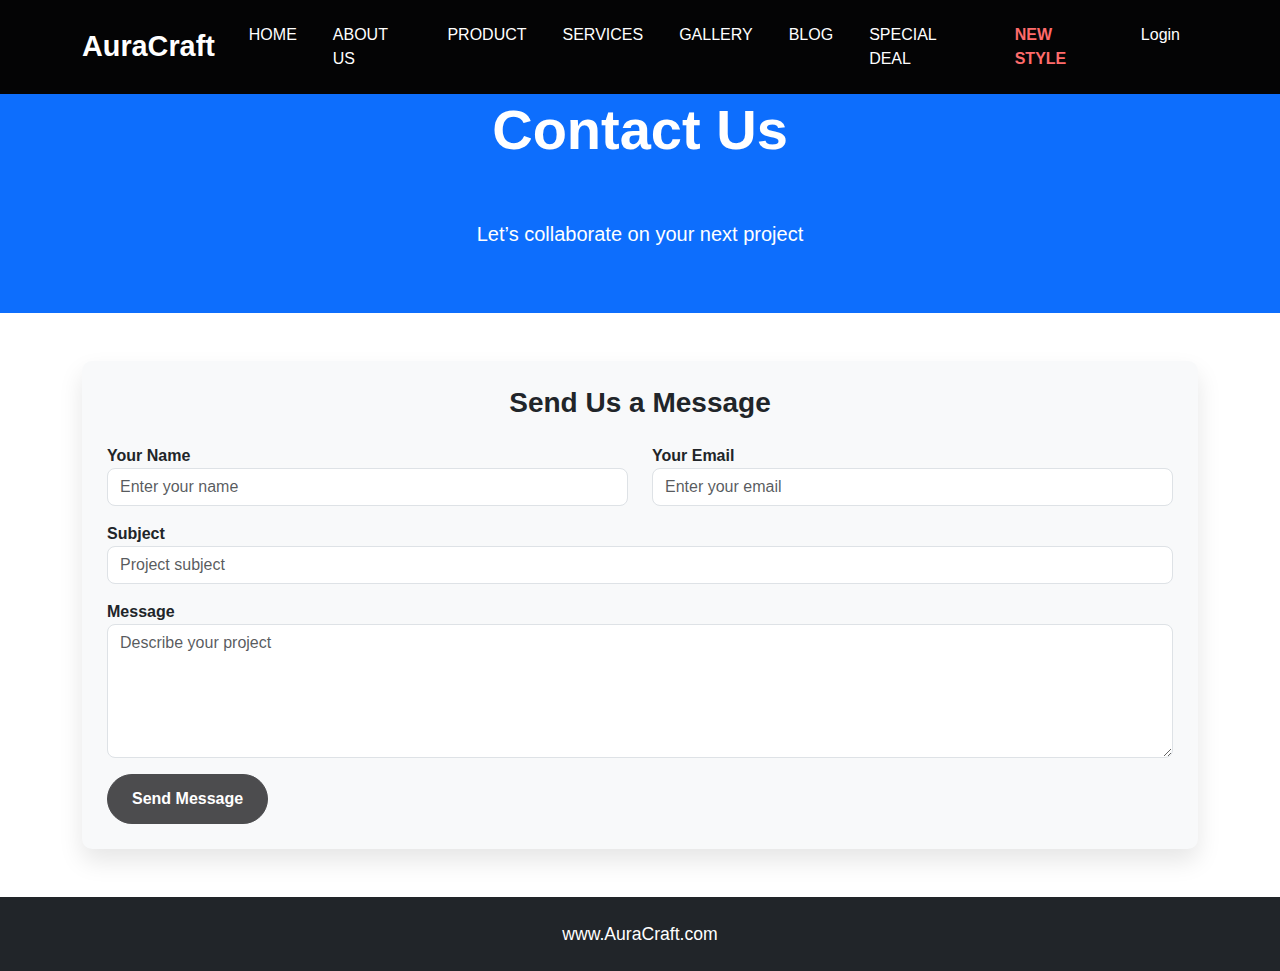
<file: contact.html>
<!DOCTYPE html>
<html lang="en">
<head>
    <meta charset="UTF-8">
    <meta name="viewport" content="width=device-width, initial-scale=1.0">
    <title>Contact - AuraCraft</title>

    <link href="https://cdn.jsdelivr.net/npm/bootstrap@5.3.0/dist/css/bootstrap.min.css" rel="stylesheet">
    <link rel="stylesheet" href="https://cdnjs.cloudflare.com/ajax/libs/font-awesome/6.4.0/css/all.min.css">
    <link rel="stylesheet" href="styles.css">

    <style>
        .contact-card {
            border-radius: 10px;
            padding: 25px;
            background: #f8f9fa;
            box-shadow: 0px 12px 25px rgba(0,0,0,0.1);
        }
        input, textarea {
            border-radius: 8px !important;
        }
    </style>
</head>

<body>

<!-- Navigation -->
<nav class="navbar navbar-expand-lg navbar-dark fixed-top">
    <div class="container">
        <a class="navbar-brand" href="Adam.html">AuraCraft</a>
        <button class="navbar-toggler" data-bs-toggle="collapse" data-bs-target="#navbarNav">
            <span class="navbar-toggler-icon"></span>
        </button>

        <div class="collapse navbar-collapse" id="navbarNav">
            <ul class="navbar-nav ms-auto">
                <li class="nav-item"><a class="nav-link" href="Adam.html">HOME</a></li>
                <li class="nav-item"><a class="nav-link" href="about.html">ABOUT US</a></li>
                <li class="nav-item"><a class="nav-link" href="product.html">PRODUCT</a></li>
                <li class="nav-item"><a class="nav-link" href="services.html">SERVICES</a></li>
                <li class="nav-item"><a class="nav-link" href="gallery.html">GALLERY</a></li>
                <li class="nav-item"><a class="nav-link" href="blog.html">BLOG</a></li>
                <li class="nav-item"><a class="nav-link" href="deal.html">SPECIAL DEAL</a></li>
                <li class="nav-item"><a class="nav-link active" href="newstyle.html">NEW STYLE</a></li>
                <li class="nav-item">
                        <a class="nav-link" href="login.html">Login</a>
                    </li>
            </ul>
        </div>
    </div>
</nav>

<!-- Hero -->
<section class="page-hero bg-primary text-white text-center">
    <div class="container py-5">
        <h1 class="display-4 fw-bold py-5">Contact Us</h1>
        <p class="lead">Let’s collaborate on your next project</p>
    </div>
</section>

<!-- Contact Form -->
<section class="py-5">
    <div class="container">
        <div class="contact-card">

            <h3 class="fw-bold mb-4 text-center">Send Us a Message</h3>

            <form>
                <div class="row mb-3">
                    <div class="col-md-6">
                        <label class="fw-bold">Your Name</label>
                        <input type="text" class="form-control" placeholder="Enter your name">
                    </div>
                    <div class="col-md-6">
                        <label class="fw-bold">Your Email</label>
                        <input type="email" class="form-control" placeholder="Enter your email">
                    </div>
                </div>

                <div class="mb-3">
                    <label class="fw-bold">Subject</label>
                    <input type="text" class="form-control" placeholder="Project subject">
                </div>

                <div class="mb-3">
                    <label class="fw-bold">Message</label>
                    <textarea rows="5" class="form-control" placeholder="Describe your project"></textarea>
                </div>

                <button class="btn btn-primary px-4">Send Message</button>
            </form>
        </div>
    </div>
</section>

<!-- Footer -->
<footer class="text-center py-4 bg-dark text-white">
    <p>www.AuraCraft.com</p>
</footer>

</body>
</html>
</file>
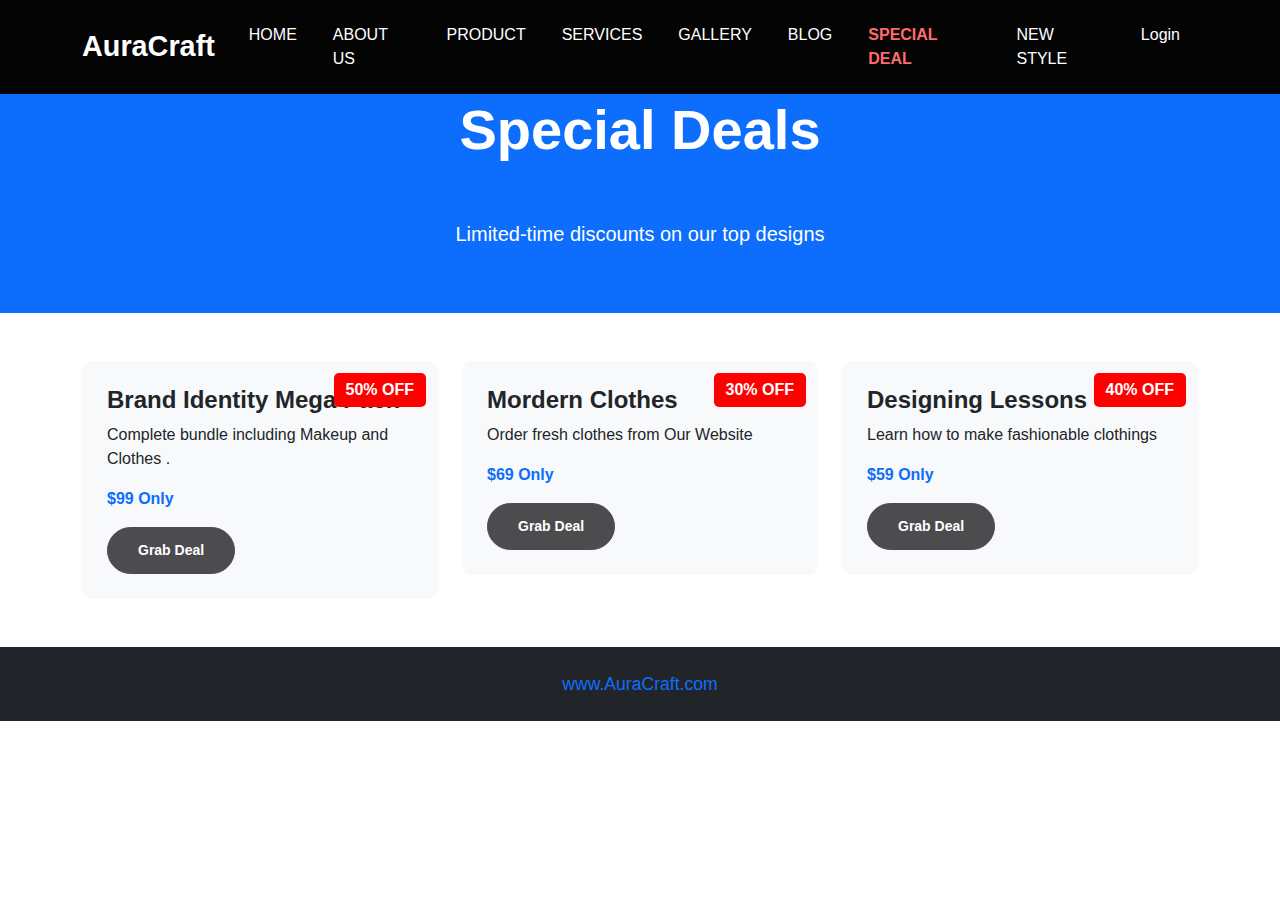
<file: deal.html>
<!DOCTYPE html>
<html lang="en">
<head>
    <meta charset="UTF-8">
    <meta name="viewport" content="width=device-width, initial-scale=1.0">
    <title>Special Deals - AuraCraft</title>

    <link href="https://cdn.jsdelivr.net/npm/bootstrap@5.3.0/dist/css/bootstrap.min.css" rel="stylesheet">
    <link rel="stylesheet" href="https://cdnjs.cloudflare.com/ajax/libs/font-awesome/6.4.0/css/all.min.css">
    <link rel="stylesheet" href="styles.css">

    <style>
        .deal-card {
            border: none;
            border-radius: 10px;
            padding: 25px;
            transition: 0.4s;
        }
        .deal-card:hover {
            transform: translateY(-10px);
            box-shadow: 0px 12px 25px rgba(0,0,0,0.2);
        }
        .deal-badge {
            background: red;
            padding: 5px 12px;
            color: white;
            border-radius: 5px;
            font-weight: 600;
            position: absolute;
            top: 12px;
            right: 12px;
        }
    </style>
</head>

<body>

<!-- Navigation -->
<nav class="navbar navbar-expand-lg navbar-dark fixed-top">
    <div class="container">
        <a class="navbar-brand" href="index.html">AuraCraft</a>
        <button class="navbar-toggler" data-bs-toggle="collapse" data-bs-target="#navbarNav">
            <span class="navbar-toggler-icon"></span>
        </button>

        <div class="collapse navbar-collapse" id="navbarNav">
            <ul class="navbar-nav ms-auto">
                <li class="nav-item"><a class="nav-link" href="index.html">HOME</a></li>
                <li class="nav-item"><a class="nav-link" href="about.html">ABOUT US</a></li>
                <li class="nav-item"><a class="nav-link" href="product.html">PRODUCT</a></li>
                <li class="nav-item"><a class="nav-link" href="services.html">SERVICES</a></li>
                <li class="nav-item"><a class="nav-link" href="gallery.html">GALLERY</a></li>
                <li class="nav-item"><a class="nav-link" href="blog.html">BLOG</a></li>
                <li class="nav-item"><a class="nav-link active" href="deal.html">SPECIAL DEAL</a></li>
                <li class="nav-item"><a class="nav-link" href="newstyle.html">NEW STYLE</a></li>
                <li class="nav-item">
                        <a class="nav-link" href="login.html">Login</a>
                    </li>
            </ul>
        </div>
    </div>
</nav>

<!-- Hero -->
<section class="page-hero bg-primary text-white text-center">
    <div class="container py-5">
        <h1 class="display-4 fw-bold py-5">Special Deals</h1>
        <p class="lead">Limited-time discounts on our top designs</p>
    </div>
</section>

<!-- Deals -->
<section class="py-5">
    <div class="container">

        <div class="row g-4">

            <div class="col-md-4">
                <div class="deal-card position-relative bg-light">
                    <span class="deal-badge">50% OFF</span>
                    <h4 class="fw-bold">Brand Identity Mega Pack</h4>
                    <p>Complete bundle including Makeup and Clothes .</p>
                    <p class="text-primary fw-bold">$99 Only</p>
                    <a href="#" class="btn btn-primary btn-sm">Grab Deal</a>
                </div>
            </div>

            <div class="col-md-4">
                <div class="deal-card position-relative bg-light">
                    <span class="deal-badge">30% OFF</span>
                    <h4 class="fw-bold">Mordern Clothes</h4>
                    <p>Order fresh clothes from Our Website</p>
                    <p class="text-primary fw-bold">$69 Only</p>
                    <a href="#" class="btn btn-primary btn-sm">Grab Deal</a>
                </div>
            </div>

            <div class="col-md-4">
                <div class="deal-card position-relative bg-light">
                    <span class="deal-badge">40% OFF</span>
                    <h4 class="fw-bold">Designing Lessons</h4>
                    <p>Learn how to make fashionable clothings</p>
                    <p class="text-primary fw-bold">$59 Only</p>
                    <a href="#" class="btn btn-primary btn-sm">Grab Deal</a>
                </div>
            </div>

        </div>

    </div>
</section>

<!-- Footer -->
<footer class="text-center py-4 bg-dark text-white">
    <a href="index.html" style="text-decoration: none;"><p>www.AuraCraft.com </p></a>
</footer>

</body>
</html>
</file>
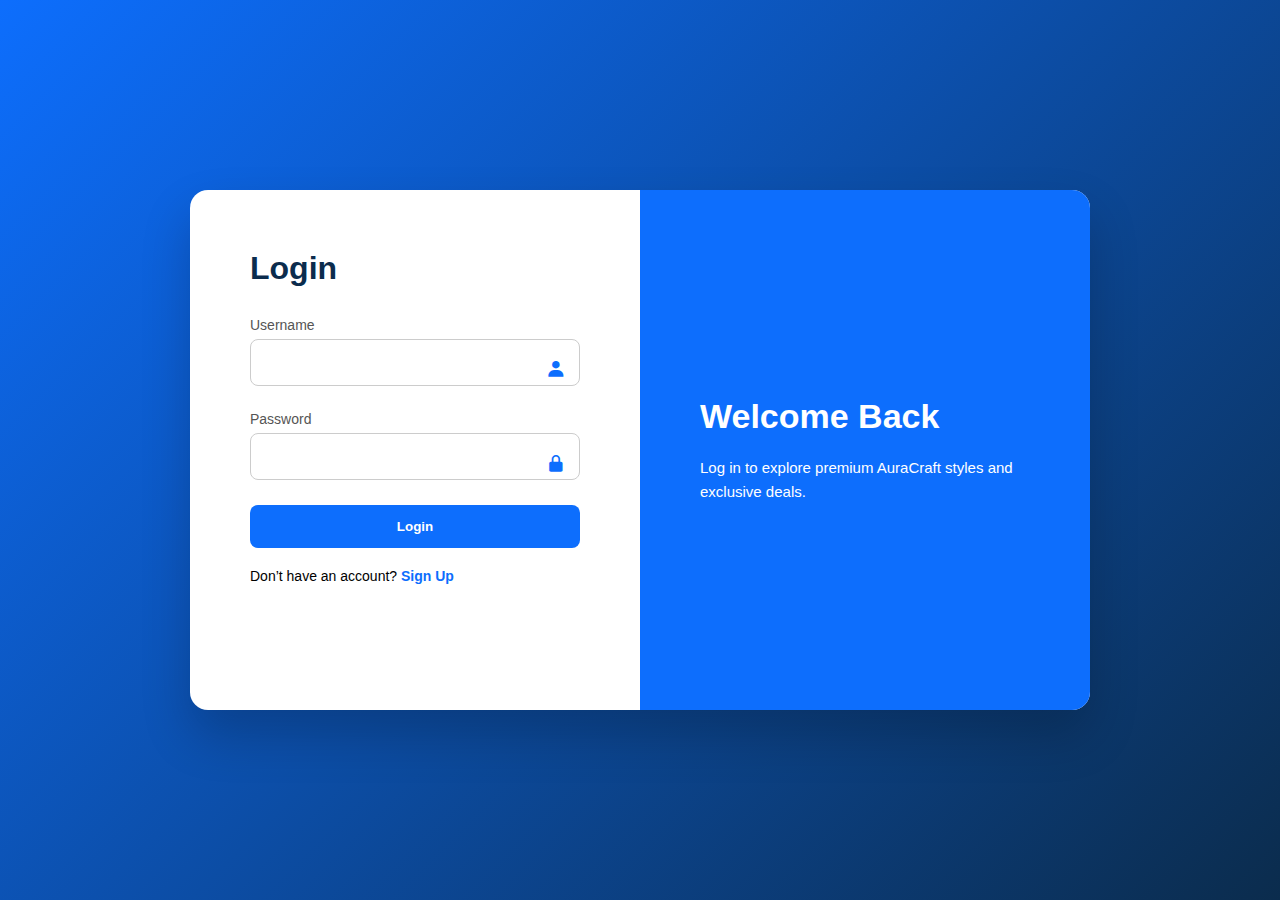
<file: login.html>
<!DOCTYPE html>
<html lang="en">
<head>
  <meta charset="UTF-8">
  <title>Login | AuraCraft</title>
  <meta name="viewport" content="width=device-width, initial-scale=1.0">

  <!-- Boxicons -->
  <link href="https://unpkg.com/boxicons@2.1.4/css/boxicons.min.css" rel="stylesheet">

  <!-- AuraCraft Theme Styles -->
  <style>
    :root {
      --primary-color: #0d6efd; /* AuraCraft Blue */
      --dark-color: #0b2c4d;
      --light-bg: #f5f7fa;
      --red-bg: red;
    }

    * {
      margin: 0;
      padding: 0;
      box-sizing: border-box;
      font-family: 'Poppins', sans-serif;
    }

    body {
      min-height: 100vh;
      background: linear-gradient(135deg, var(--primary-color), var(--dark-color));
      display: flex;
      justify-content: center;
      align-items: center;
      
      
    }

    .container {
      position: relative;
      width: 900px;
      max-width: 95%;
      height: 520px;
      background: #fff;
      border-radius: 18px;
      box-shadow: 0 25px 50px rgba(0,0,0,0.2);
      overflow: hidden;
    }

    .form-box {
      position: absolute;
      width: 50%;
      height: 100%;
      padding: 60px;
      transition: 0.6s ease;
      
    }

    .form-box.Login {
      left: 0;
      
    }

    .form-box.Register {
      right: -50%;
      
    }

    .container.active .form-box.Login {
      left: -50%;
      
    }

    .container.active .form-box.Register {
      right: 0;
      
    }

    .form-box h2 {
      font-size: 32px;
      font-weight: 700;
      margin-bottom: 30px;
      color: var(--dark-color);
      
    }

    .input-box {
      position: relative;
      margin-bottom: 25px;
      
    }

    .input-box input {
      width: 100%;
      padding: 14px 45px 14px 14px;
      border-radius: 8px;
      border: 1px solid #ccc;
      outline: none;
      font-size: 15px;
    }

    .input-box label {
      display: block;
      margin-bottom: 6px;
      color: #555;
      font-size: 14px;
    }

    .input-box i {
      position: absolute;
      right: 14px;
      top: 42px;
      font-size: 20px;
      color: var(--primary-color);
    }

    .btn {
      width: 100%;
      padding: 14px;
      border: none;
      background: var(--primary-color);
      color: #fff;
      border-radius: 8px;
      font-weight: 600;
      cursor: pointer;
      transition: 0.3s;
    }

    .btn:hover {
      background: var(--dark-color);
    }

    .regi-link {
      margin-top: 20px;
      font-size: 14px;
    }

    .regi-link a {
      color: var(--primary-color);
      text-decoration: none;
      font-weight: 600;
    }

    /* Info Panels */
    .info-content {
      position: absolute;
      width: 50%;
      height: 100%;
      padding: 60px;
      background: var(--primary-color);
      color: #fff;
      display: flex;
      flex-direction: column;
      justify-content: center;
      transition: 0.6s ease;
      
    }

    .info-content.Login {
      right: 0;
    }

    .info-content.Register {
      left: -50%;
    }

    .container.active .info-content.Login {
      right: -50%;
    }

    .container.active .info-content.Register {
      left: 0;
    }

    .info-content h2 {
      font-size: 34px;
      font-weight: 700;
      margin-bottom: 20px;
      
    }

    .info-content p {
      font-size: 15px;
      line-height: 1.6;
    }

    @media (max-width: 768px) {
      .container {
        height: auto;
        
      }
      .form-box,
      .info-content {
        width: 100%;
        position: relative;
      }
    }
  </style>
</head>

<body>
  

<div class="container" id="container">

  <!-- Login -->
  <div class="form-box Login">
    <h2>Login</h2>
    <form>
      <div class="input-box">
        <label>Username</label>
        <input type="text" required>
        <i class='bx bxs-user'></i>
      </div>

      <div class="input-box">
        <label>Password</label>
        <input type="password" required>
        <i class='bx bxs-lock-alt'></i>
      </div>

      <button class="btn">Login</button>

      <div class="regi-link">
        <p>Don’t have an account? <a href="#" id="showRegister">Sign Up</a></p>
      </div>
    </form>
  </div>

  <!-- Register -->
  <div class="form-box Register">
    <h2>Register</h2>
    <form>
      <div class="input-box">
        <label>Username</label>
        <input type="text" required>
        <i class='bx bxs-user'></i>
      </div>

      <div class="input-box">
        <label>Email</label>
        <input type="email" required>
        <i class='bx bxs-envelope'></i>
      </div>

      <div class="input-box">
        <label>Password</label>
        <input type="password" required>
        <i class='bx bxs-lock-alt'></i>
      </div>

      <button class="btn">Create Account</button>

      <div class="regi-link">
        <p>Already have an account? <a href="#" id="showLogin">Sign In</a></p>
      </div>
    </form>
  </div>

  <!-- Info -->
  <div class="info-content Login">
    <h2>Welcome Back</h2>
    <p>Log in to explore premium AuraCraft styles and exclusive deals.</p>
  </div>

  <div class="info-content Register">
    <h2>Welcome to AuraCraft</h2>
    <p>Create an account and start shopping modern fashion with confidence.</p>
  </div>

</div>

<script>
  const container = document.getElementById('container');
  document.getElementById('showRegister').onclick = () => container.classList.add('active');
  document.getElementById('showLogin').onclick = () => container.classList.remove('active');
</script>

</body>
</html>
</file>
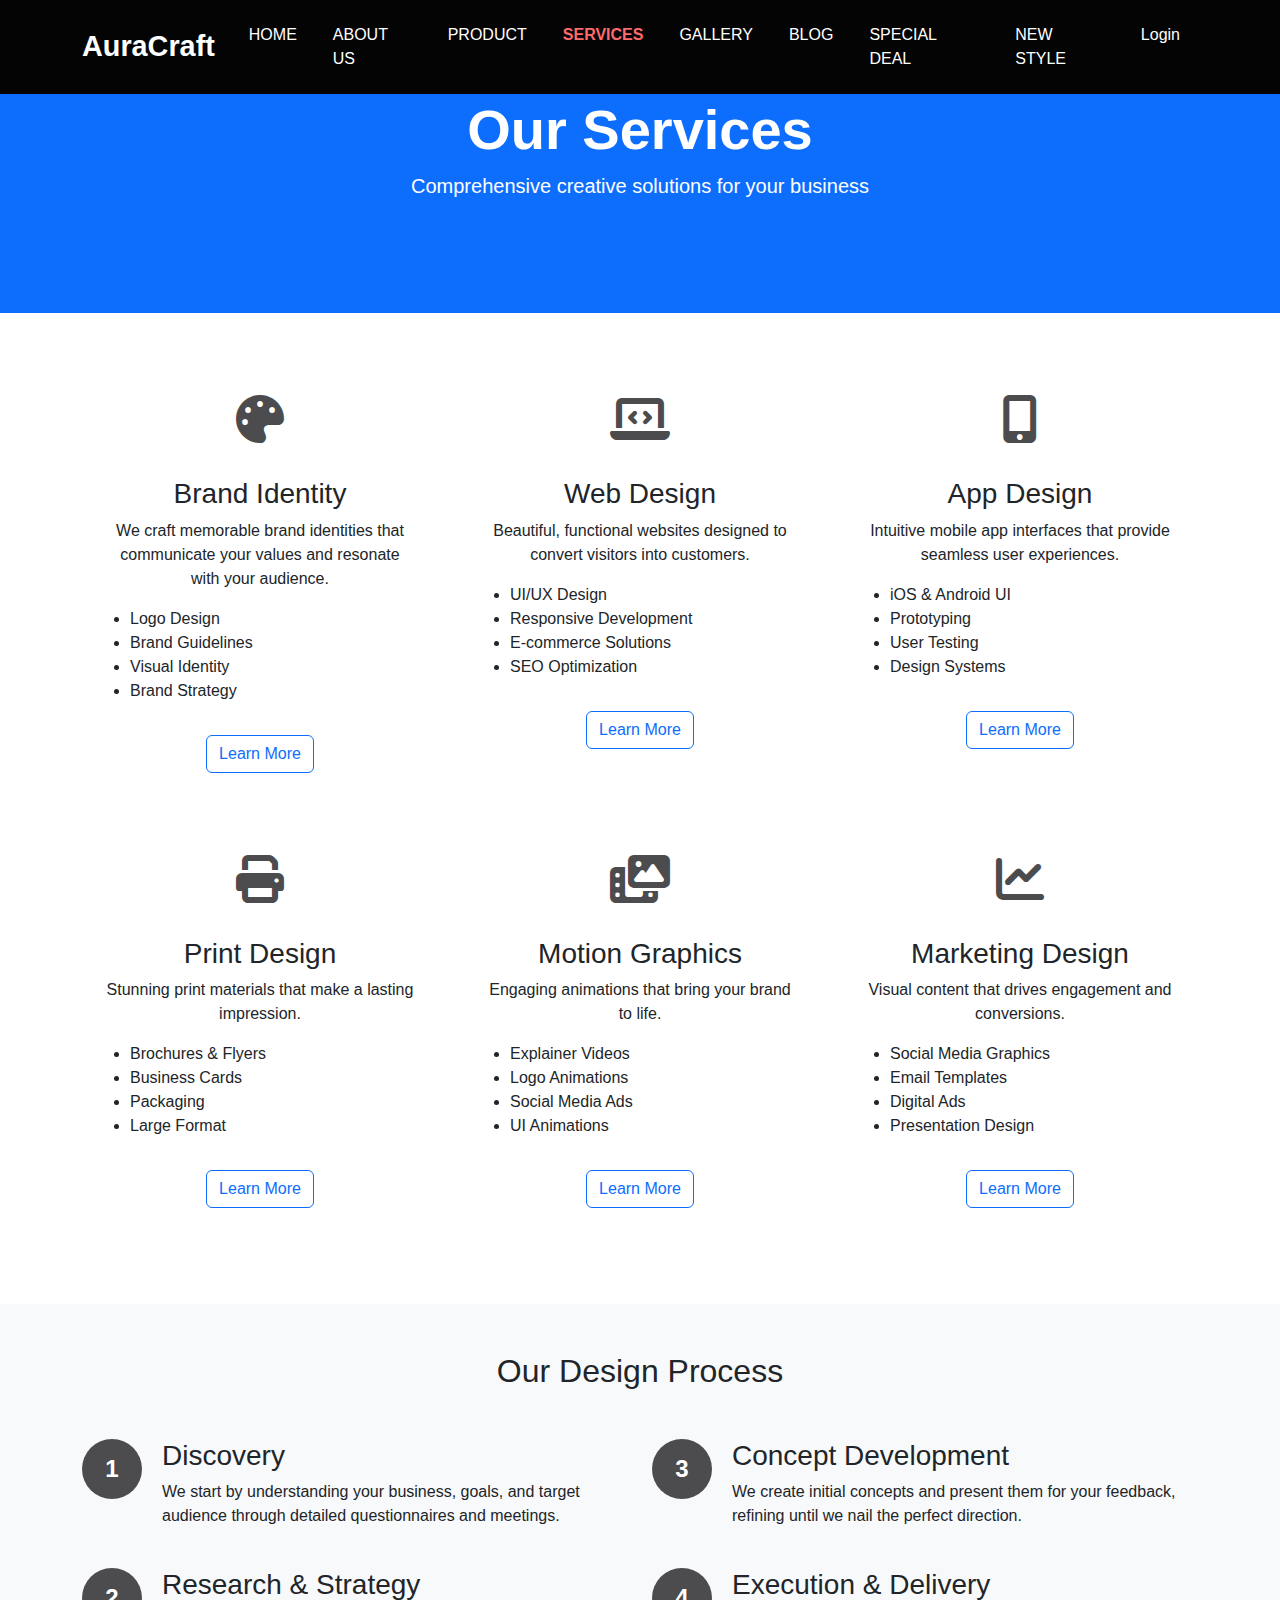
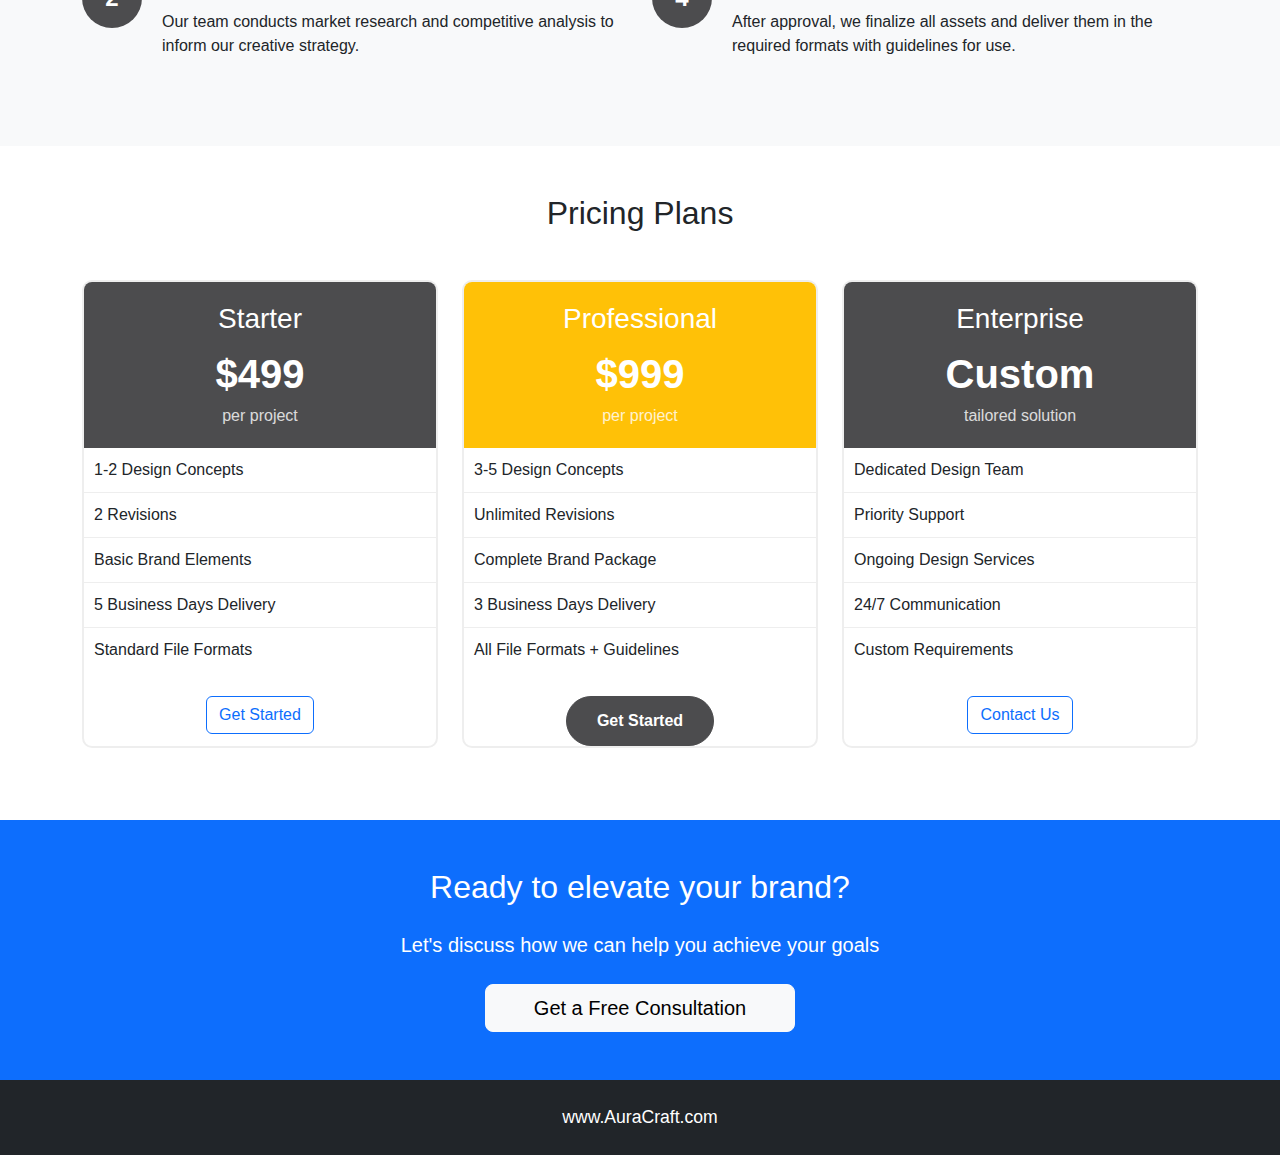
<file: services.html>
<!DOCTYPE html>
<html lang="en">
<head>
    <meta charset="UTF-8">
    <meta name="viewport" content="width=device-width, initial-scale=1.0">
    <title>Our Services - AuraCraft</title>
    <!-- Bootstrap CSS -->
    <link href="https://cdn.jsdelivr.net/npm/bootstrap@5.3.0/dist/css/bootstrap.min.css" rel="stylesheet">
    <!-- Font Awesome -->
    <link rel="stylesheet" href="https://cdnjs.cloudflare.com/ajax/libs/font-awesome/6.4.0/css/all.min.css">
    <!-- Custom CSS -->
    <link rel="stylesheet" href="styles.css">
    <style>
        .service-card {
            transition: all 0.3s ease;
            border: none;
            border-radius: 10px;
            overflow: hidden;
            height: 100%;
        }
        .service-card:hover {
            transform: translateY(-10px);
            box-shadow: 0 15px 30px rgba(0,0,0,0.1);
        }
        .service-icon {
            font-size: 3rem;
            color: var(--primary-color);
            margin-bottom: 20px;
        }
        .process-step {
            position: relative;
            padding-left: 80px;
            margin-bottom: 40px;
        }
        .step-number {
            position: absolute;
            left: 0;
            top: 0;
            width: 60px;
            height: 60px;
            background: var(--primary-color);
            color: white;
            border-radius: 50%;
            display: flex;
            align-items: center;
            justify-content: center;
            font-size: 1.5rem;
            font-weight: bold;
        }
        .pricing-card {
            border: 2px solid #eee;
            border-radius: 10px;
            transition: all 0.3s ease;
            overflow: hidden;
        }
        .pricing-card:hover {
            border-color: var(--primary-color);
            transform: translateY(-5px);
        }
        .pricing-header {
            background: var(--primary-color);
            color: white;
            padding: 20px;
            text-align: center;
        }
        .price-amount {
            font-size: 2.5rem;
            font-weight: bold;
        }
        .price-period {
            opacity: 0.8;
        }
        .pricing-features {
            list-style: none;
            padding: 0;
        }
        .pricing-features li {
            padding: 10px;
            border-bottom: 1px solid #eee;
        }
        .pricing-features li:last-child {
            border-bottom: none;
        }
    </style>
</head>
<body>
    <!-- Navigation -->
    <nav class="navbar navbar-expand-lg navbar-dark fixed-top">
        <div class="container">
            <a class="navbar-brand" href="Adam.html">AuraCraft</a>
            <button class="navbar-toggler" type="button" data-bs-toggle="collapse" data-bs-target="#navbarNav">
                <span class="navbar-toggler-icon"></span>
            </button>
            <div class="collapse navbar-collapse" id="navbarNav">
                <ul class="navbar-nav ms-auto">
                    <li class="nav-item">
                        <a class="nav-link" href="Adam.html">HOME</a>
                    </li>
                    <li class="nav-item">
                        <a class="nav-link" href="about.html">ABOUT US</a>
                    </li>
                    <li class="nav-item">
                        <a class="nav-link" href="product.html">PRODUCT</a>
                    </li>
                    <li class="nav-item">
                        <a class="nav-link active" href="services.html">SERVICES</a>
                    </li>
                    <li class="nav-item">
                        <a class="nav-link" href="gallery.html">GALLERY</a>
                    </li>
                    <li class="nav-item">
                        <a class="nav-link" href="blog.html">BLOG</a>
                    </li>
                    <li class="nav-item">
                        <a class="nav-link" href="deal.html">SPECIAL DEAL</a>
                    </li>
                    <li class="nav-item">
                        <a class="nav-link" href="newstyle.html">NEW STYLE</a>
                    </li>
                    <li class="nav-item">
                        <a class="nav-link" href="login.html">Login</a>
                    </li>
                </ul>
            </div>
        </div>
    </nav>

    <!-- Hero Section -->
    <section class="page-hero bg-primary text-white">
        <div class="container py-5">
            <div class="row py-5">
                <div class="col-12 text-center">
                    <h1 class="display-4 fw-bold">Our Services</h1>
                    <p class="lead">Comprehensive creative solutions for your business</p>
                </div>
            </div>
        </div>
    </section>

    <!-- Services -->
    <section class="py-5">
        <div class="container">
            <div class="row">
                <div class="col-lg-4 col-md-6 mb-4">
                    <div class="service-card card">
                        <div class="card-body text-center p-4">
                            <div class="service-icon">
                                <i class="fas fa-palette"></i>
                            </div>
                            <h3>Brand Identity</h3>
                            <p class="card-text">We craft memorable brand identities that communicate your values and resonate with your audience.</p>
                            <ul class="text-start ps-4">
                                <li>Logo Design</li>
                                <li>Brand Guidelines</li>
                                <li>Visual Identity</li>
                                <li>Brand Strategy</li>
                            </ul>
                            <a href="#" class="btn btn-outline-primary mt-3">Learn More</a>
                        </div>
                    </div>
                </div>
                <div class="col-lg-4 col-md-6 mb-4">
                    <div class="service-card card">
                        <div class="card-body text-center p-4">
                            <div class="service-icon">
                                <i class="fas fa-laptop-code"></i>
                            </div>
                            <h3>Web Design</h3>
                            <p class="card-text">Beautiful, functional websites designed to convert visitors into customers.</p>
                            <ul class="text-start ps-4">
                                <li>UI/UX Design</li>
                                <li>Responsive Development</li>
                                <li>E-commerce Solutions</li>
                                <li>SEO Optimization</li>
                            </ul>
                            <a href="#" class="btn btn-outline-primary mt-3">Learn More</a>
                        </div>
                    </div>
                </div>
                <div class="col-lg-4 col-md-6 mb-4">
                    <div class="service-card card">
                        <div class="card-body text-center p-4">
                            <div class="service-icon">
                                <i class="fas fa-mobile-alt"></i>
                            </div>
                            <h3>App Design</h3>
                            <p class="card-text">Intuitive mobile app interfaces that provide seamless user experiences.</p>
                            <ul class="text-start ps-4">
                                <li>iOS & Android UI</li>
                                <li>Prototyping</li>
                                <li>User Testing</li>
                                <li>Design Systems</li>
                            </ul>
                            <a href="#" class="btn btn-outline-primary mt-3">Learn More</a>
                        </div>
                    </div>
                </div>
                <div class="col-lg-4 col-md-6 mb-4">
                    <div class="service-card card">
                        <div class="card-body text-center p-4">
                            <div class="service-icon">
                                <i class="fas fa-print"></i>
                            </div>
                            <h3>Print Design</h3>
                            <p class="card-text">Stunning print materials that make a lasting impression.</p>
                            <ul class="text-start ps-4">
                                <li>Brochures & Flyers</li>
                                <li>Business Cards</li>
                                <li>Packaging</li>
                                <li>Large Format</li>
                            </ul>
                            <a href="#" class="btn btn-outline-primary mt-3">Learn More</a>
                        </div>
                    </div>
                </div>
                <div class="col-lg-4 col-md-6 mb-4">
                    <div class="service-card card">
                        <div class="card-body text-center p-4">
                            <div class="service-icon">
                                <i class="fas fa-photo-video"></i>
                            </div>
                            <h3>Motion Graphics</h3>
                            <p class="card-text">Engaging animations that bring your brand to life.</p>
                            <ul class="text-start ps-4">
                                <li>Explainer Videos</li>
                                <li>Logo Animations</li>
                                <li>Social Media Ads</li>
                                <li>UI Animations</li>
                            </ul>
                            <a href="#" class="btn btn-outline-primary mt-3">Learn More</a>
                        </div>
                    </div>
                </div>
                <div class="col-lg-4 col-md-6 mb-4">
                    <div class="service-card card">
                        <div class="card-body text-center p-4">
                            <div class="service-icon">
                                <i class="fas fa-chart-line"></i>
                            </div>
                            <h3>Marketing Design</h3>
                            <p class="card-text">Visual content that drives engagement and conversions.</p>
                            <ul class="text-start ps-4">
                                <li>Social Media Graphics</li>
                                <li>Email Templates</li>
                                <li>Digital Ads</li>
                                <li>Presentation Design</li>
                            </ul>
                            <a href="#" class="btn btn-outline-primary mt-3">Learn More</a>
                        </div>
                    </div>
                </div>
            </div>
        </div>
    </section>

    <!-- Our Process -->
    <section class="py-5 bg-light">
        <div class="container">
            <h2 class="text-center mb-5">Our Design Process</h2>
            <div class="row">
                <div class="col-lg-6">
                    <div class="process-step">
                        <div class="step-number">1</div>
                        <h3>Discovery</h3>
                        <p>We start by understanding your business, goals, and target audience through detailed questionnaires and meetings.</p>
                    </div>
                    <div class="process-step">
                        <div class="step-number">2</div>
                        <h3>Research & Strategy</h3>
                        <p>Our team conducts market research and competitive analysis to inform our creative strategy.</p>
                    </div>
                </div>
                <div class="col-lg-6">
                    <div class="process-step">
                        <div class="step-number">3</div>
                        <h3>Concept Development</h3>
                        <p>We create initial concepts and present them for your feedback, refining until we nail the perfect direction.</p>
                    </div>
                    <div class="process-step">
                        <div class="step-number">4</div>
                        <h3>Execution & Delivery</h3>
                        <p>After approval, we finalize all assets and deliver them in the required formats with guidelines for use.</p>
                    </div>
                </div>
            </div>
        </div>
    </section>

    <!-- Pricing -->
    <section class="py-5">
        <div class="container">
            <h2 class="text-center mb-5">Pricing Plans</h2>
            <div class="row">
                <div class="col-lg-4 mb-4">
                    <div class="pricing-card h-100">
                        <div class="pricing-header">
                            <h3>Starter</h3>
                            <div class="price-amount">$499</div>
                            <div class="price-period">per project</div>
                        </div>
                        <div class="card-body">
                            <ul class="pricing-features">
                                <li>1-2 Design Concepts</li>
                                <li>2 Revisions</li>
                                <li>Basic Brand Elements</li>
                                <li>5 Business Days Delivery</li>
                                <li>Standard File Formats</li>
                            </ul>
                            <div class="text-center mt-4">
                                <a href="contact.html" class="btn btn-outline-primary">Get Started</a>
                            </div>
                        </div>
                    </div>
                </div>
                <div class="col-lg-4 mb-4">
                    <div class="pricing-card h-100">
                        <div class="pricing-header bg-warning">
                            <h3>Professional</h3>
                            <div class="price-amount">$999</div>
                            <div class="price-period">per project</div>
                        </div>
                        <div class="card-body">
                            <ul class="pricing-features">
                                <li>3-5 Design Concepts</li>
                                <li>Unlimited Revisions</li>
                                <li>Complete Brand Package</li>
                                <li>3 Business Days Delivery</li>
                                <li>All File Formats + Guidelines</li>
                            </ul>
                            <div class="text-center mt-4">
                                <a href="contact.html" class="btn btn-primary">Get Started</a>
                            </div>
                        </div>
                    </div>
                </div>
                <div class="col-lg-4 mb-4">
                    <div class="pricing-card h-100">
                        <div class="pricing-header">
                            <h3>Enterprise</h3>
                            <div class="price-amount">Custom</div>
                            <div class="price-period">tailored solution</div>
                        </div>
                        <div class="card-body">
                            <ul class="pricing-features">
                                <li>Dedicated Design Team</li>
                                <li>Priority Support</li>
                                <li>Ongoing Design Services</li>
                                <li>24/7 Communication</li>
                                <li>Custom Requirements</li>
                            </ul>
                            <div class="text-center mt-4">
                                <a href="contact.html" class="btn btn-outline-primary">Contact Us</a>
                            </div>
                        </div>
                    </div>
                </div>
            </div>
        </div>
    </section>

    <!-- CTA -->
    <section class="py-5 bg-primary text-white">
        <div class="container text-center">
            <h2 class="mb-4">Ready to elevate your brand?</h2>
            <p class="lead mb-4">Let's discuss how we can help you achieve your goals</p>
            <a href="contact.html" class="btn btn-light btn-lg px-5">Get a Free Consultation</a>
        </div>
    </section>

    <!-- Footer -->
    <footer class="text-center py-4 bg-dark text-white">
        <div class="container">
            <p class="mb-0">www.AuraCraft.com</p>
        </div>
    </footer>

    <!-- Bootstrap JS -->
    <script src="https://cdn.jsdelivr.net/npm/bootstrap@5.3.0/dist/js/bootstrap.bundle.min.js"></script>
    <!-- Custom JS -->
    <script src="script.js"></script>
</body>
</html>
</file>
<file: styles.css>
:root {
    --primary-color: #4c4c4e;
    --secondary-color: #2a2a2c;
    --dark-color: #040405;
    --light-color: #07427e;
    --accent-color: #ff6b6b;
}

body {
    font-family: 'Segoe UI', Tahoma, Geneva, Verdana, sans-serif;
    overflow-x: hidden;
}

.navbar {
    background-color: var(--dark-color);
    padding: 15px 0;
    transition: all 0.3s ease;
}

.navbar.scrolled {
    padding: 10px 0;
    box-shadow: 0 2px 10px rgba(0, 0, 0, 0.1);
}

.navbar-brand {
    font-weight: 700;
    font-size: 1.8rem;
    color: white !important;
}

.nav-link {
    font-weight: 500;
    margin: 0 10px;
    color: white !important;
    transition: all 0.3s ease;
}

.nav-link:hover {
    color: var(--accent-color) !important;
}

.nav-link.active {
    color: var(--accent-color) !important;
    font-weight: 600;
}

.hero {
    padding: 150px 0 100px;
    background: linear-gradient(135deg, var(--light-color) 0%, #e0e0e0 100%);
}

.hero h1 {
    font-size: 3.5rem;
    font-weight: 700;
    color: var(--dark-color);
    margin-bottom: 20px;
}

.hero p {
    font-size: 1.2rem;
    color: #555;
    margin-bottom: 30px;
}

.btn-primary {
    background-color: var(--primary-color);
    border-color: var(--primary-color);
    padding: 12px 30px;
    font-weight: 600;
    border-radius: 50px;
    transition: all 0.3s ease;
}

.btn-primary:hover {
    background-color: var(--secondary-color);
    border-color: var(--secondary-color);
    transform: translateY(-3px);
    box-shadow: 0 10px 20px rgba(108, 99, 255, 0.3);
}

.hero-image img {
    width: 100%;
    max-width: 350px;
    height: 100%;
    max-height: 350px;
    border: 10px solid white;
    box-shadow: 0 15px 30px rgba(0, 0, 0, 0.1);
    margin-left: 50px;
}

footer {
    background-color: var(--dark-color);
    color: white;
}

footer p {
    font-size: 1.1rem;
    margin: 0;
}

/* Responsive adjustments */
@media (max-width: 992px) {
    .hero {
        padding: 120px 0 80px;
    }
    
    .hero h1 {
        font-size: 2.8rem;
    }
}

@media (max-width: 768px) {
    .hero {
        padding: 100px 0 60px;
        text-align: center;
    }
    
    .hero h1 {
        font-size: 2.5rem;
    }
    
    .hero-image {
        margin-top: 40px;
        
    }
    
    .hero-image img {
        max-width: 350px;
    }
}

@media (max-width: 576px) {
    .navbar-brand {
        font-size: 1.5rem;
    }
    
    .hero h1 {
        font-size: 2rem;
    }
    
    .hero p {
        font-size: 1rem;
    }
    
    .btn-primary {
        padding: 10px 25px;
    }
}
</file>
